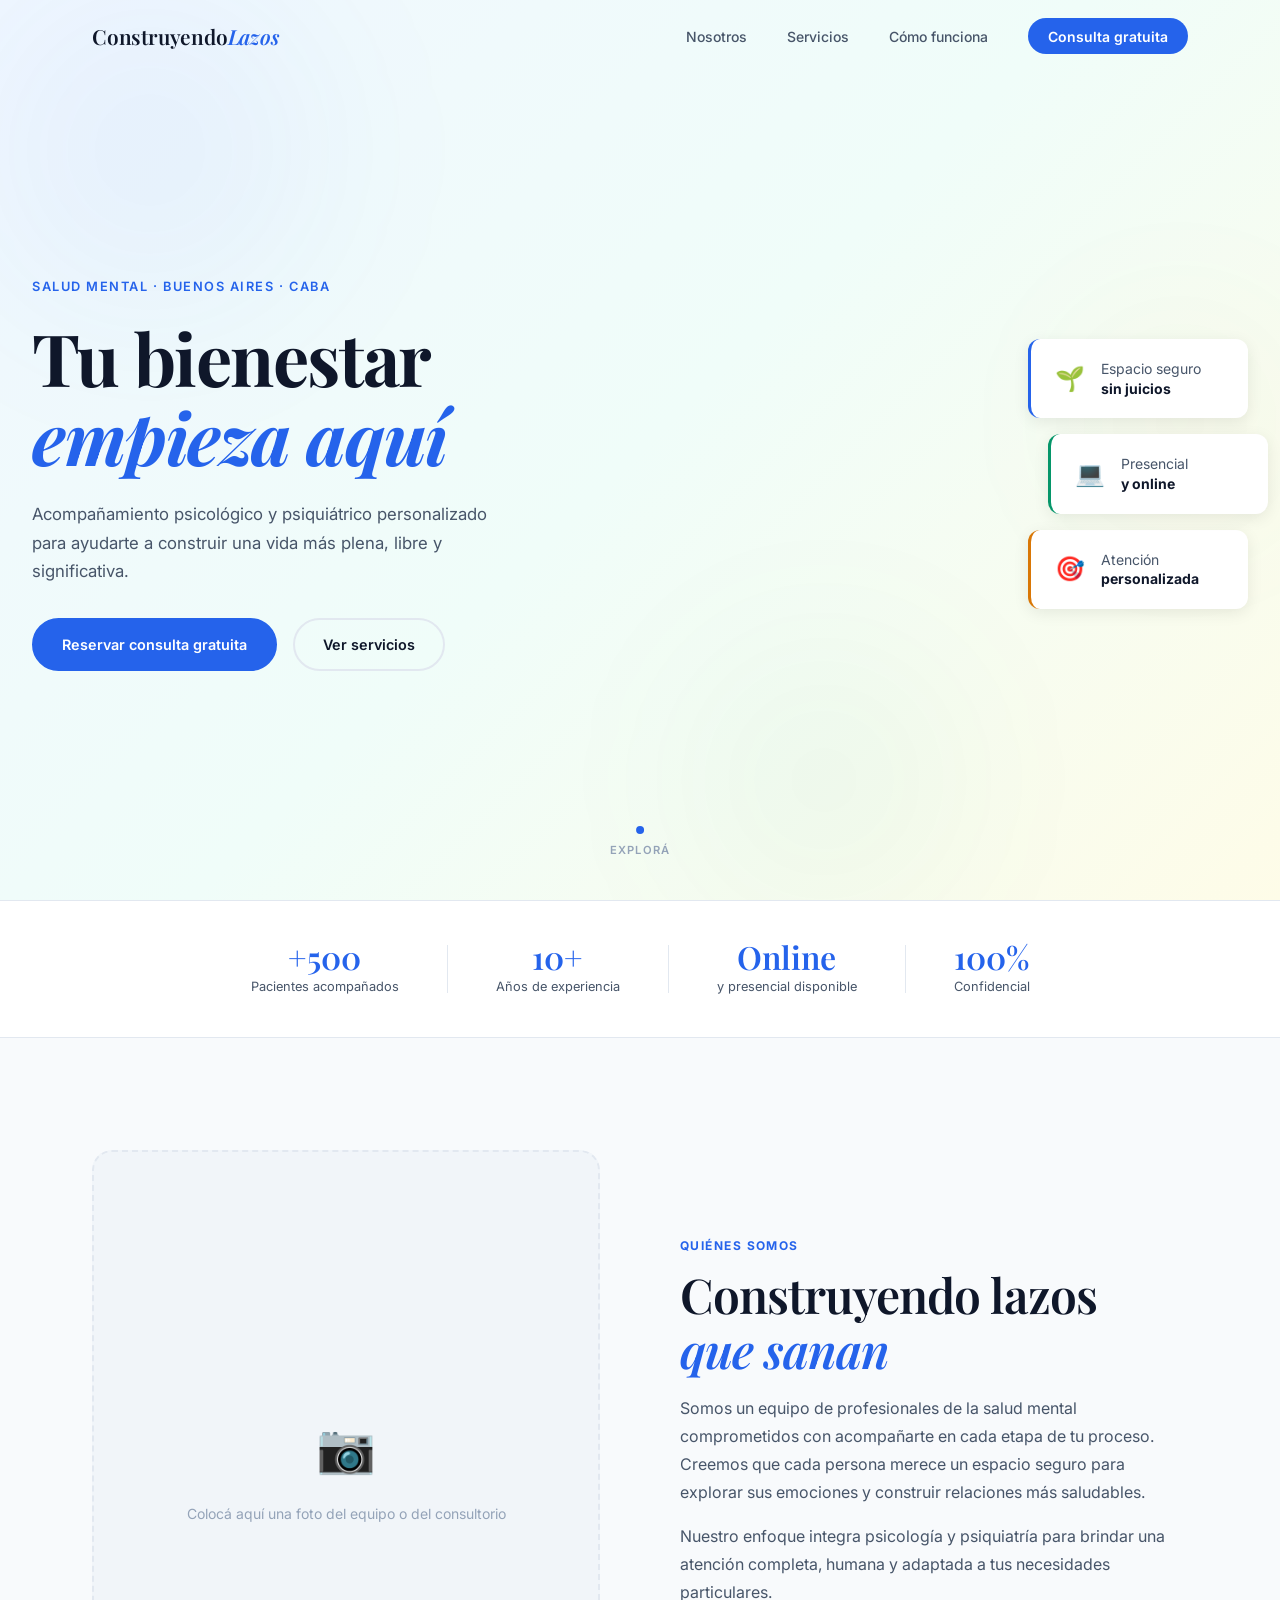
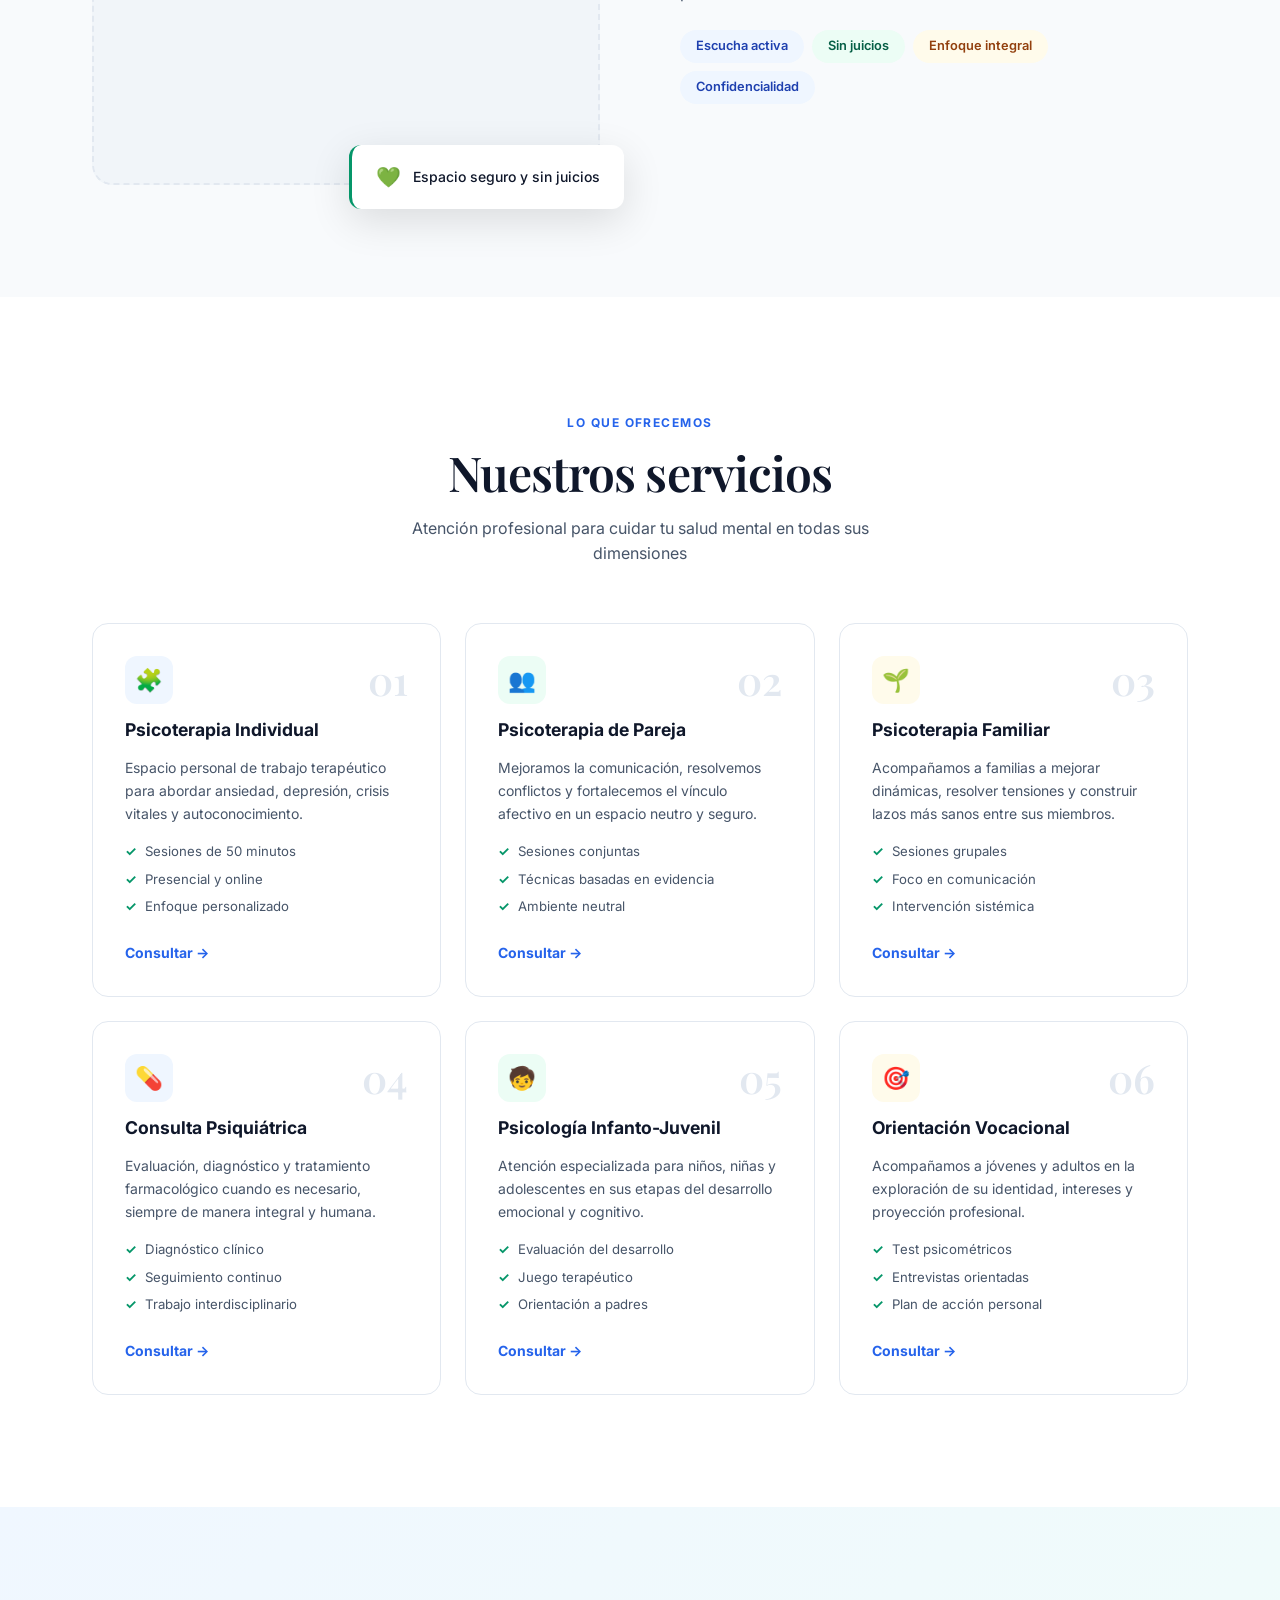
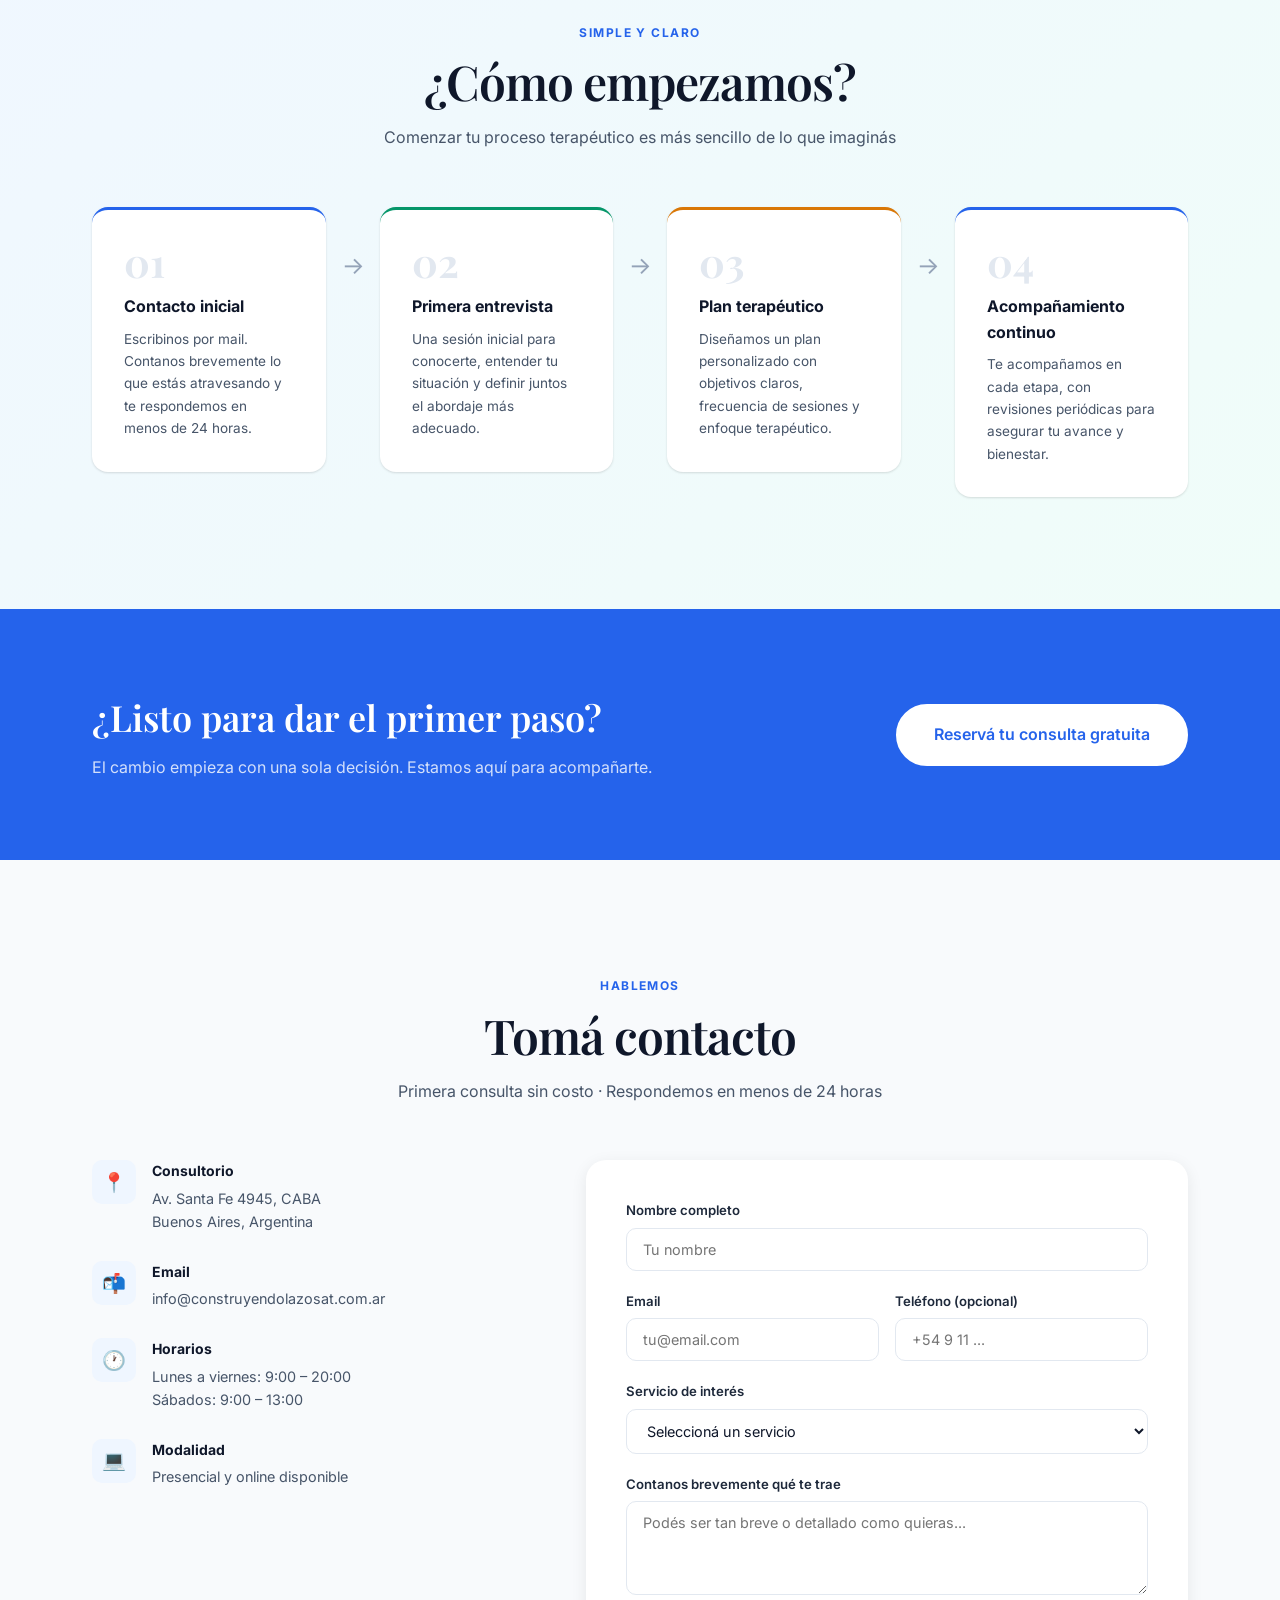
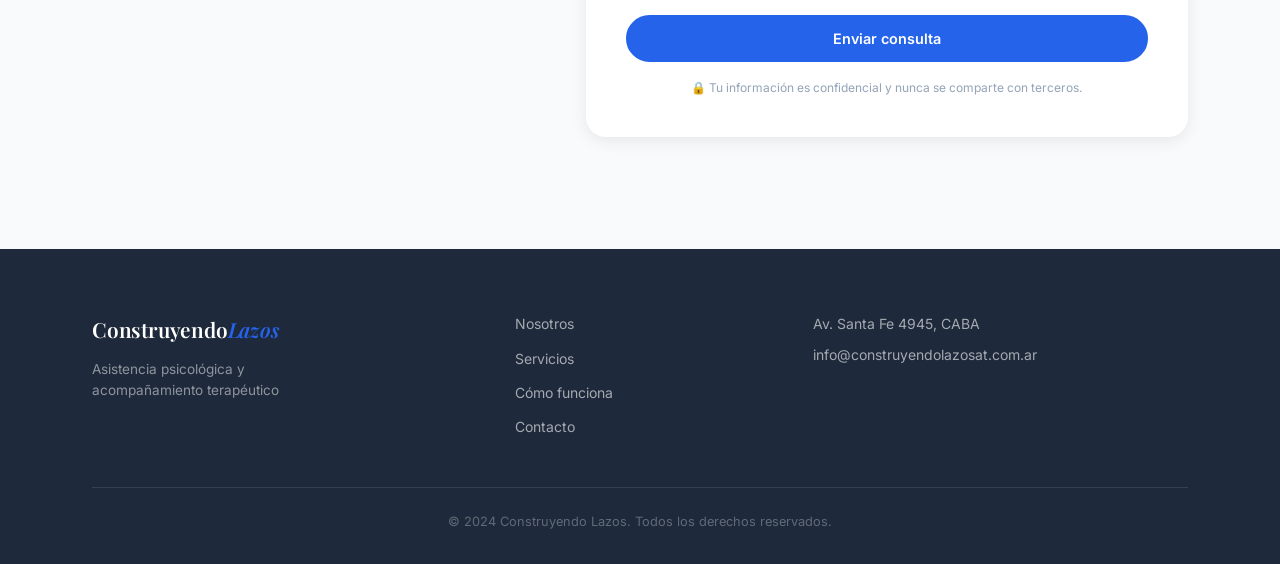
<file: lazos.html>
<!DOCTYPE html>
<html lang="es">
<head>
  <meta charset="UTF-8" />
  <meta name="viewport" content="width=device-width, initial-scale=1.0" />
  <title>Construyendo Lazos | Psicología y Psiquiatría · CABA</title>
  <link rel="preconnect" href="https://fonts.googleapis.com" />
  <link rel="preconnect" href="https://fonts.gstatic.com" crossorigin />
  <link href="https://fonts.googleapis.com/css2?family=Inter:wght@300;400;500;600;700&family=Playfair+Display:ital,wght@0,400;0,600;1,400;1,600&display=swap" rel="stylesheet" />
  <link rel="stylesheet" href="lazos.css" />
</head>
<body>

  <!-- NAV -->
  <nav class="nav" id="nav">
    <div class="nav__inner">
      <a href="#inicio" class="nav__logo">Construyendo<em>Lazos</em></a>
      <ul class="nav__links">
        <li><a href="#nosotros">Nosotros</a></li>
        <li><a href="#servicios">Servicios</a></li>
        <li><a href="#proceso">Cómo funciona</a></li>
        <li><a href="#contacto" class="nav__cta">Consulta gratuita</a></li>
      </ul>
      <button class="nav__burger" id="burger" aria-label="Menú">
        <span></span><span></span><span></span>
      </button>
    </div>
  </nav>

  <!-- MOBILE MENU -->
  <div class="mobile-menu" id="mobileMenu">
    <ul>
      <li><a href="#nosotros" class="mobile-link">Nosotros</a></li>
      <li><a href="#servicios" class="mobile-link">Servicios</a></li>
      <li><a href="#proceso" class="mobile-link">Cómo funciona</a></li>
      <li><a href="#contacto" class="mobile-link">Consulta gratuita</a></li>
    </ul>
  </div>

  <!-- HERO -->
  <section class="hero" id="inicio">
    <div class="hero__shapes">
      <div class="hero__shape hero__shape--1"></div>
      <div class="hero__shape hero__shape--2"></div>
      <div class="hero__shape hero__shape--3"></div>
    </div>
    <div class="hero__content reveal">
      <p class="hero__tag">Salud mental · Buenos Aires · CABA</p>
      <h1 class="hero__title">Tu bienestar<br /><em>empieza aquí</em></h1>
      <p class="hero__sub">Acompañamiento psicológico y psiquiátrico personalizado para ayudarte a construir una vida más plena, libre y significativa.</p>
      <div class="hero__actions">
        <a href="#contacto" class="btn btn--primary">Reservar consulta gratuita</a>
        <a href="#servicios" class="btn btn--ghost">Ver servicios</a>
      </div>
    </div>
    <div class="hero__cards reveal reveal--right">
      <div class="hero__card">
        <span class="hero__card-icon">🌱</span>
        <p>Espacio seguro<br /><strong>sin juicios</strong></p>
      </div>
      <div class="hero__card">
        <span class="hero__card-icon">💻</span>
        <p>Presencial<br /><strong>y online</strong></p>
      </div>
      <div class="hero__card">
        <span class="hero__card-icon">🎯</span>
        <p>Atención<br /><strong>personalizada</strong></p>
      </div>
    </div>
    <a href="#nosotros" class="hero__scroll">
      <div class="hero__scroll-dot"></div>
      <span>Explorá</span>
    </a>
  </section>

  <!-- TRUST BAR -->
  <div class="trust">
    <div class="container">
      <div class="trust__grid">
        <div class="trust__item reveal">
          <span class="trust__num">+500</span>
          <span class="trust__label">Pacientes acompañados</span>
        </div>
        <div class="trust__divider"></div>
        <div class="trust__item reveal">
          <span class="trust__num">10+</span>
          <span class="trust__label">Años de experiencia</span>
        </div>
        <div class="trust__divider"></div>
        <div class="trust__item reveal">
          <span class="trust__num">Online</span>
          <span class="trust__label">y presencial disponible</span>
        </div>
        <div class="trust__divider"></div>
        <div class="trust__item reveal">
          <span class="trust__num">100%</span>
          <span class="trust__label">Confidencial</span>
        </div>
      </div>
    </div>
  </div>

  <!-- NOSOTROS -->
  <section class="about" id="nosotros">
    <div class="container">
      <div class="about__grid">
        <div class="about__visual reveal reveal--left">
          <div class="about__img-wrap">
            <div class="about__img-placeholder">
              <span>📷</span>
              <p>Colocá aquí una foto del equipo o del consultorio</p>
            </div>
          </div>
          <div class="about__badge">
            <span>💚</span>
            <p>Espacio seguro y sin juicios</p>
          </div>
        </div>
        <div class="about__text reveal reveal--right">
          <p class="section-tag">Quiénes somos</p>
          <h2 class="section-title">Construyendo lazos<br /><em>que sanan</em></h2>
          <p class="about__desc">Somos un equipo de profesionales de la salud mental comprometidos con acompañarte en cada etapa de tu proceso. Creemos que cada persona merece un espacio seguro para explorar sus emociones y construir relaciones más saludables.</p>
          <p class="about__desc">Nuestro enfoque integra psicología y psiquiatría para brindar una atención completa, humana y adaptada a tus necesidades particulares.</p>
          <div class="about__pills">
            <span class="pill pill--blue">Escucha activa</span>
            <span class="pill pill--green">Sin juicios</span>
            <span class="pill pill--yellow">Enfoque integral</span>
            <span class="pill pill--blue">Confidencialidad</span>
          </div>
        </div>
      </div>
    </div>
  </section>

  <!-- SERVICIOS -->
  <section class="services" id="servicios">
    <div class="container">
      <div class="section-header reveal">
        <p class="section-tag">Lo que ofrecemos</p>
        <h2 class="section-title">Nuestros servicios</h2>
        <p class="section-sub">Atención profesional para cuidar tu salud mental en todas sus dimensiones</p>
      </div>
      <div class="services__grid">

        <div class="service-card reveal">
          <div class="service-card__top">
            <div class="service-card__icon service-card__icon--blue">🧩</div>
            <span class="service-card__num">01</span>
          </div>
          <h3>Psicoterapia Individual</h3>
          <p>Espacio personal de trabajo terapéutico para abordar ansiedad, depresión, crisis vitales y autoconocimiento.</p>
          <ul>
            <li>Sesiones de 50 minutos</li>
            <li>Presencial y online</li>
            <li>Enfoque personalizado</li>
          </ul>
          <a href="#contacto" class="service-card__link">Consultar →</a>
        </div>

        <div class="service-card reveal">
          <div class="service-card__top">
            <div class="service-card__icon service-card__icon--green">👥</div>
            <span class="service-card__num">02</span>
          </div>
          <h3>Psicoterapia de Pareja</h3>
          <p>Mejoramos la comunicación, resolvemos conflictos y fortalecemos el vínculo afectivo en un espacio neutro y seguro.</p>
          <ul>
            <li>Sesiones conjuntas</li>
            <li>Técnicas basadas en evidencia</li>
            <li>Ambiente neutral</li>
          </ul>
          <a href="#contacto" class="service-card__link">Consultar →</a>
        </div>

        <div class="service-card reveal">
          <div class="service-card__top">
            <div class="service-card__icon service-card__icon--yellow">🌱</div>
            <span class="service-card__num">03</span>
          </div>
          <h3>Psicoterapia Familiar</h3>
          <p>Acompañamos a familias a mejorar dinámicas, resolver tensiones y construir lazos más sanos entre sus miembros.</p>
          <ul>
            <li>Sesiones grupales</li>
            <li>Foco en comunicación</li>
            <li>Intervención sistémica</li>
          </ul>
          <a href="#contacto" class="service-card__link">Consultar →</a>
        </div>

        <div class="service-card reveal">
          <div class="service-card__top">
            <div class="service-card__icon service-card__icon--blue">💊</div>
            <span class="service-card__num">04</span>
          </div>
          <h3>Consulta Psiquiátrica</h3>
          <p>Evaluación, diagnóstico y tratamiento farmacológico cuando es necesario, siempre de manera integral y humana.</p>
          <ul>
            <li>Diagnóstico clínico</li>
            <li>Seguimiento continuo</li>
            <li>Trabajo interdisciplinario</li>
          </ul>
          <a href="#contacto" class="service-card__link">Consultar →</a>
        </div>

        <div class="service-card reveal">
          <div class="service-card__top">
            <div class="service-card__icon service-card__icon--green">🧒</div>
            <span class="service-card__num">05</span>
          </div>
          <h3>Psicología Infanto-Juvenil</h3>
          <p>Atención especializada para niños, niñas y adolescentes en sus etapas del desarrollo emocional y cognitivo.</p>
          <ul>
            <li>Evaluación del desarrollo</li>
            <li>Juego terapéutico</li>
            <li>Orientación a padres</li>
          </ul>
          <a href="#contacto" class="service-card__link">Consultar →</a>
        </div>

        <div class="service-card reveal">
          <div class="service-card__top">
            <div class="service-card__icon service-card__icon--yellow">🎯</div>
            <span class="service-card__num">06</span>
          </div>
          <h3>Orientación Vocacional</h3>
          <p>Acompañamos a jóvenes y adultos en la exploración de su identidad, intereses y proyección profesional.</p>
          <ul>
            <li>Test psicométricos</li>
            <li>Entrevistas orientadas</li>
            <li>Plan de acción personal</li>
          </ul>
          <a href="#contacto" class="service-card__link">Consultar →</a>
        </div>

      </div>
    </div>
  </section>

  <!-- PROCESO -->
  <section class="process" id="proceso">
    <div class="container">
      <div class="section-header reveal">
        <p class="section-tag">Simple y claro</p>
        <h2 class="section-title">¿Cómo empezamos?</h2>
        <p class="section-sub">Comenzar tu proceso terapéutico es más sencillo de lo que imaginás</p>
      </div>
      <div class="process__steps">
        <div class="process__step reveal">
          <div class="process__step-num">01</div>
          <h3>Contacto inicial</h3>
          <p>Escribinos por mail. Contanos brevemente lo que estás atravesando y te respondemos en menos de 24 horas.</p>
        </div>
        <div class="process__arrow reveal">→</div>
        <div class="process__step reveal">
          <div class="process__step-num">02</div>
          <h3>Primera entrevista</h3>
          <p>Una sesión inicial para conocerte, entender tu situación y definir juntos el abordaje más adecuado.</p>
        </div>
        <div class="process__arrow reveal">→</div>
        <div class="process__step reveal">
          <div class="process__step-num">03</div>
          <h3>Plan terapéutico</h3>
          <p>Diseñamos un plan personalizado con objetivos claros, frecuencia de sesiones y enfoque terapéutico.</p>
        </div>
        <div class="process__arrow reveal">→</div>
        <div class="process__step reveal">
          <div class="process__step-num">04</div>
          <h3>Acompañamiento continuo</h3>
          <p>Te acompañamos en cada etapa, con revisiones periódicas para asegurar tu avance y bienestar.</p>
        </div>
      </div>
    </div>
  </section>

  <!-- CTA BAND -->
  <section class="cta-band">
    <div class="container">
      <div class="cta-band__inner reveal">
        <div>
          <h2>¿Listo para dar el primer paso?</h2>
          <p>El cambio empieza con una sola decisión. Estamos aquí para acompañarte.</p>
        </div>
        <a href="#contacto" class="btn btn--primary btn--large">Reservá tu consulta gratuita</a>
      </div>
    </div>
  </section>

  <!-- CONTACTO -->
  <section class="contact" id="contacto">
    <div class="container">
      <div class="section-header reveal">
        <p class="section-tag">Hablemos</p>
        <h2 class="section-title">Tomá contacto</h2>
        <p class="section-sub">Primera consulta sin costo · Respondemos en menos de 24 horas</p>
      </div>
      <div class="contact__grid">
        <div class="contact__info reveal reveal--left">
          <div class="contact__item">
            <div class="contact__item-icon">📍</div>
            <div>
              <strong>Consultorio</strong>
              <p>Av. Santa Fe 4945, CABA<br />Buenos Aires, Argentina</p>
            </div>
          </div>
          <div class="contact__item">
            <div class="contact__item-icon">📬</div>
            <div>
              <strong>Email</strong>
              <p><a href="mailto:info@construyendolazosat.com.ar">info@construyendolazosat.com.ar</a></p>
            </div>
          </div>
          <div class="contact__item">
            <div class="contact__item-icon">🕐</div>
            <div>
              <strong>Horarios</strong>
              <p>Lunes a viernes: 9:00 – 20:00<br />Sábados: 9:00 – 13:00</p>
            </div>
          </div>
          <div class="contact__item">
            <div class="contact__item-icon">💻</div>
            <div>
              <strong>Modalidad</strong>
              <p>Presencial y online disponible</p>
            </div>
          </div>
        </div>
        <form class="contact__form reveal reveal--right" id="contactForm">
          <div class="form-group">
            <label for="nombre">Nombre completo</label>
            <input type="text" id="nombre" placeholder="Tu nombre" required />
          </div>
          <div class="form-row">
            <div class="form-group">
              <label for="email">Email</label>
              <input type="email" id="email" placeholder="tu@email.com" required />
            </div>
            <div class="form-group">
              <label for="tel">Teléfono (opcional)</label>
              <input type="tel" id="tel" placeholder="+54 9 11 ..." />
            </div>
          </div>
          <div class="form-group">
            <label for="servicio">Servicio de interés</label>
            <select id="servicio">
              <option value="">Seleccioná un servicio</option>
              <option>Psicoterapia Individual</option>
              <option>Psicoterapia de Pareja</option>
              <option>Psicoterapia Familiar</option>
              <option>Consulta Psiquiátrica</option>
              <option>Psicología Infanto-Juvenil</option>
              <option>Orientación Vocacional</option>
            </select>
          </div>
          <div class="form-group">
            <label for="mensaje">Contanos brevemente qué te trae</label>
            <textarea id="mensaje" rows="4" placeholder="Podés ser tan breve o detallado como quieras..."></textarea>
          </div>
          <button type="submit" class="btn btn--primary btn--full">Enviar consulta</button>
          <p class="form__note">🔒 Tu información es confidencial y nunca se comparte con terceros.</p>
        </form>
      </div>
    </div>
  </section>

  <!-- FOOTER -->
  <footer class="footer">
    <div class="container">
      <div class="footer__inner">
        <div class="footer__brand">
          <a href="#inicio" class="nav__logo">Construyendo<em>Lazos</em></a>
          <p>Asistencia psicológica y<br />acompañamiento terapéutico</p>
        </div>
        <nav class="footer__nav">
          <a href="#nosotros">Nosotros</a>
          <a href="#servicios">Servicios</a>
          <a href="#proceso">Cómo funciona</a>
          <a href="#contacto">Contacto</a>
        </nav>
        <div class="footer__contact">
          <p>Av. Santa Fe 4945, CABA</p>
          <a href="mailto:info@construyendolazosat.com.ar">info@construyendolazosat.com.ar</a>
        </div>
      </div>
      <div class="footer__bottom">
        <p>© 2024 Construyendo Lazos. Todos los derechos reservados.</p>
      </div>
    </div>
  </footer>

  <script src="lazos.js"></script>
</body>
</html>
</file>
<file: lazos.css>
/* ================================
   CONSTRUYENDO LAZOS — STYLES
   Minimalista · Azul · Verde · Amarillo
================================ */

:root {
  --blue:        #2563EB;
  --blue-dark:   #1E40AF;
  --blue-light:  #EFF6FF;
  --green:       #059669;
  --green-dark:  #065F46;
  --green-light: #ECFDF5;
  --yellow:      #D97706;
  --yellow-dark: #92400E;
  --yellow-light:#FFFBEB;
  --white:       #FFFFFF;
  --off-white:   #F8FAFC;
  --gray-100:    #F1F5F9;
  --gray-200:    #E2E8F0;
  --gray-400:    #94A3B8;
  --gray-600:    #475569;
  --gray-800:    #1E293B;
  --text:        #0F172A;
  --font-display: 'Playfair Display', serif;
  --font-body:    'Inter', sans-serif;
  --radius:       12px;
  --shadow-sm:    0 1px 3px rgba(0,0,0,.08), 0 1px 2px rgba(0,0,0,.06);
  --shadow-md:    0 4px 16px rgba(0,0,0,.08);
  --shadow-lg:    0 12px 40px rgba(0,0,0,.12);
}

*, *::before, *::after { box-sizing: border-box; margin: 0; padding: 0; }
html { scroll-behavior: smooth; font-size: 16px; }
body {
  background: var(--white);
  color: var(--text);
  font-family: var(--font-body);
  overflow-x: hidden;
  line-height: 1.6;
}
img { display: block; max-width: 100%; }
a { text-decoration: none; color: inherit; }
ul { list-style: none; }

.container {
  max-width: 1160px;
  margin: 0 auto;
  padding: 0 2rem;
}

/* ─── NAV ─── */
.nav {
  position: fixed;
  top: 0; left: 0; right: 0;
  z-index: 900;
  padding: 1.25rem 0;
  transition: background 0.4s, box-shadow 0.4s, padding 0.4s;
}
.nav.scrolled {
  background: rgba(255,255,255,0.95);
  backdrop-filter: blur(12px);
  box-shadow: var(--shadow-sm);
  padding: 0.85rem 0;
}
.nav__inner {
  max-width: 1160px;
  margin: 0 auto;
  padding: 0 2rem;
  display: flex;
  align-items: center;
  justify-content: space-between;
}
.nav__logo {
  font-family: var(--font-display);
  font-size: 1.3rem;
  font-weight: 600;
  color: var(--text);
  letter-spacing: -0.01em;
}
.nav__logo em {
  font-style: italic;
  color: var(--blue);
}
.nav__links {
  display: flex;
  align-items: center;
  gap: 2.5rem;
}
.nav__links a {
  font-size: 0.875rem;
  font-weight: 500;
  color: var(--gray-600);
  transition: color 0.2s;
}
.nav__links a:hover { color: var(--blue); }
.nav__cta {
  background: var(--blue) !important;
  color: var(--white) !important;
  padding: 0.6rem 1.25rem;
  border-radius: 100px;
  font-weight: 600 !important;
  transition: background 0.2s, transform 0.2s !important;
}
.nav__cta:hover {
  background: var(--blue-dark) !important;
  transform: translateY(-1px);
}
.nav__burger {
  display: none;
  flex-direction: column;
  gap: 5px;
  background: none;
  border: none;
  cursor: pointer;
  padding: 4px;
}
.nav__burger span {
  display: block;
  width: 24px;
  height: 2px;
  background: var(--text);
  border-radius: 2px;
  transition: transform 0.3s, opacity 0.3s;
}
.nav__burger.open span:nth-child(1) { transform: translateY(7px) rotate(45deg); }
.nav__burger.open span:nth-child(2) { opacity: 0; }
.nav__burger.open span:nth-child(3) { transform: translateY(-7px) rotate(-45deg); }

/* MOBILE MENU */
.mobile-menu {
  display: none;
  position: fixed;
  top: 0; left: 0; right: 0; bottom: 0;
  background: var(--white);
  z-index: 800;
  flex-direction: column;
  justify-content: center;
  align-items: center;
  gap: 2rem;
  opacity: 0;
  pointer-events: none;
  transition: opacity 0.3s;
}
.mobile-menu.open {
  display: flex;
  opacity: 1;
  pointer-events: all;
}
.mobile-menu ul { list-style: none; text-align: center; }
.mobile-menu li + li { margin-top: 1.5rem; }
.mobile-menu a {
  font-family: var(--font-display);
  font-size: 2rem;
  font-weight: 600;
  color: var(--text);
  transition: color 0.2s;
}
.mobile-menu a:hover { color: var(--blue); }

/* ─── HERO ─── */
.hero {
  min-height: 100vh;
  display: flex;
  align-items: center;
  padding: 8rem 2rem 5rem;
  position: relative;
  overflow: hidden;
  background: linear-gradient(135deg, #F0F7FF 0%, #F0FDF9 50%, #FEFCE8 100%);
}
.hero__shapes {
  position: absolute;
  inset: 0;
  pointer-events: none;
  overflow: hidden;
}
.hero__shape {
  position: absolute;
  border-radius: 50%;
  filter: blur(80px);
  opacity: 0.5;
}
.hero__shape--1 {
  width: 500px; height: 500px;
  background: radial-gradient(circle, rgba(37,99,235,0.15), transparent 70%);
  top: -100px; left: -100px;
  animation: float1 8s ease-in-out infinite;
}
.hero__shape--2 {
  width: 400px; height: 400px;
  background: radial-gradient(circle, rgba(5,150,105,0.12), transparent 70%);
  bottom: -80px; right: 20%;
  animation: float2 10s ease-in-out infinite;
}
.hero__shape--3 {
  width: 300px; height: 300px;
  background: radial-gradient(circle, rgba(217,119,6,0.12), transparent 70%);
  top: 30%; right: -50px;
  animation: float1 12s ease-in-out infinite reverse;
}
@keyframes float1 {
  0%,100% { transform: translate(0,0); }
  50%      { transform: translate(20px, -30px); }
}
@keyframes float2 {
  0%,100% { transform: translate(0,0); }
  50%      { transform: translate(-20px, 20px); }
}

.hero__content {
  max-width: 560px;
  position: relative;
  z-index: 2;
}
.hero__tag {
  font-size: 0.8rem;
  font-weight: 600;
  letter-spacing: 0.12em;
  text-transform: uppercase;
  color: var(--blue);
  margin-bottom: 1.25rem;
}
.hero__title {
  font-family: var(--font-display);
  font-size: clamp(2.8rem, 6vw, 4.5rem);
  line-height: 1.1;
  letter-spacing: -0.02em;
  color: var(--text);
  margin-bottom: 1.5rem;
}
.hero__title em {
  font-style: italic;
  color: var(--blue);
}
.hero__sub {
  font-size: 1.05rem;
  color: var(--gray-600);
  line-height: 1.7;
  margin-bottom: 2rem;
  max-width: 480px;
}
.hero__actions {
  display: flex;
  gap: 1rem;
  flex-wrap: wrap;
}

.hero__cards {
  position: relative;
  z-index: 2;
  display: flex;
  flex-direction: column;
  gap: 1rem;
  margin-left: auto;
  padding-left: 3rem;
}
.hero__card {
  background: var(--white);
  border-radius: var(--radius);
  box-shadow: var(--shadow-md);
  padding: 1.25rem 1.5rem;
  display: flex;
  align-items: center;
  gap: 1rem;
  min-width: 220px;
  border-left: 3px solid transparent;
  transition: transform 0.3s, box-shadow 0.3s;
}
.hero__card:nth-child(1) { border-left-color: var(--blue); }
.hero__card:nth-child(2) { border-left-color: var(--green); transform: translateX(20px); }
.hero__card:nth-child(3) { border-left-color: var(--yellow); }
.hero__card:hover { transform: translateY(-3px) !important; box-shadow: var(--shadow-lg); }
.hero__card-icon { font-size: 1.5rem; }
.hero__card p { font-size: 0.875rem; color: var(--gray-600); line-height: 1.4; }
.hero__card strong { color: var(--text); }

.hero__scroll {
  position: absolute;
  bottom: 2.5rem;
  left: 50%;
  transform: translateX(-50%);
  display: flex;
  flex-direction: column;
  align-items: center;
  gap: 0.5rem;
  font-size: 0.7rem;
  font-weight: 600;
  letter-spacing: 0.1em;
  color: var(--gray-400);
  z-index: 2;
  text-transform: uppercase;
}
.hero__scroll-dot {
  width: 8px; height: 8px;
  background: var(--blue);
  border-radius: 50%;
  animation: bounce 2s ease-in-out infinite;
}
@keyframes bounce {
  0%,100% { transform: translateY(0); }
  50%      { transform: translateY(8px); }
}

/* ─── BUTTONS ─── */
.btn {
  display: inline-flex;
  align-items: center;
  gap: 0.5rem;
  padding: 0.8rem 1.75rem;
  border-radius: 100px;
  font-family: var(--font-body);
  font-size: 0.9rem;
  font-weight: 600;
  cursor: pointer;
  border: 2px solid transparent;
  transition: all 0.2s;
}
.btn--primary {
  background: var(--blue);
  color: var(--white);
  border-color: var(--blue);
}
.btn--primary:hover {
  background: var(--blue-dark);
  border-color: var(--blue-dark);
  transform: translateY(-2px);
  box-shadow: 0 6px 20px rgba(37,99,235,0.3);
}
.btn--ghost {
  background: transparent;
  color: var(--text);
  border-color: var(--gray-200);
}
.btn--ghost:hover {
  border-color: var(--blue);
  color: var(--blue);
  transform: translateY(-2px);
}
.btn--large { padding: 1rem 2.25rem; font-size: 1rem; }
.btn--full   { width: 100%; justify-content: center; }

/* ─── TRUST ─── */
.trust {
  background: var(--white);
  border-top: 1px solid var(--gray-200);
  border-bottom: 1px solid var(--gray-200);
  padding: 2.5rem 0;
}
.trust__grid {
  display: flex;
  align-items: center;
  justify-content: center;
  gap: 0;
  flex-wrap: wrap;
}
.trust__item {
  display: flex;
  flex-direction: column;
  align-items: center;
  gap: 0.25rem;
  padding: 0 3rem;
}
.trust__divider {
  width: 1px;
  height: 48px;
  background: var(--gray-200);
}
.trust__num {
  font-family: var(--font-display);
  font-size: 2rem;
  font-weight: 600;
  color: var(--blue);
  line-height: 1;
}
.trust__label {
  font-size: 0.8rem;
  color: var(--gray-600);
  text-align: center;
}

/* ─── ABOUT ─── */
.about {
  padding: 7rem 0;
  background: var(--off-white);
}
.about__grid {
  display: grid;
  grid-template-columns: 1fr 1fr;
  gap: 5rem;
  align-items: center;
}
.about__visual { position: relative; }
.about__img-wrap {
  border-radius: 20px;
  overflow: hidden;
  aspect-ratio: 4/5;
  background: var(--gray-100);
}
.about__img-placeholder {
  width: 100%; height: 100%;
  display: flex;
  flex-direction: column;
  align-items: center;
  justify-content: center;
  gap: 1rem;
  color: var(--gray-400);
  font-size: 0.875rem;
  text-align: center;
  padding: 2rem;
  border: 2px dashed var(--gray-200);
  border-radius: 20px;
}
.about__img-placeholder span { font-size: 3rem; }
.about__badge {
  position: absolute;
  bottom: -1.5rem;
  right: -1.5rem;
  background: var(--white);
  border-radius: var(--radius);
  box-shadow: var(--shadow-lg);
  padding: 1rem 1.5rem;
  display: flex;
  align-items: center;
  gap: 0.75rem;
  font-size: 0.875rem;
  font-weight: 500;
  border-left: 3px solid var(--green);
}
.about__badge span { font-size: 1.25rem; }
.about__desc {
  font-size: 1rem;
  color: var(--gray-600);
  line-height: 1.75;
  margin-bottom: 1rem;
}
.about__pills {
  display: flex;
  flex-wrap: wrap;
  gap: 0.5rem;
  margin-top: 1.5rem;
}
.pill {
  display: inline-block;
  padding: 0.4rem 1rem;
  border-radius: 100px;
  font-size: 0.8rem;
  font-weight: 600;
}
.pill--blue   { background: var(--blue-light);   color: var(--blue-dark); }
.pill--green  { background: var(--green-light);  color: var(--green-dark); }
.pill--yellow { background: var(--yellow-light); color: var(--yellow-dark); }

/* ─── SECTION COMMON ─── */
.section-tag {
  display: inline-block;
  font-size: 0.75rem;
  font-weight: 700;
  letter-spacing: 0.12em;
  text-transform: uppercase;
  color: var(--blue);
  margin-bottom: 0.75rem;
}
.section-title {
  font-family: var(--font-display);
  font-size: clamp(2rem, 4vw, 3rem);
  font-weight: 600;
  line-height: 1.15;
  letter-spacing: -0.02em;
  color: var(--text);
  margin-bottom: 1rem;
}
.section-title em {
  font-style: italic;
  color: var(--blue);
}
.section-sub {
  font-size: 1rem;
  color: var(--gray-600);
  max-width: 520px;
  margin: 0 auto;
}
.section-header {
  text-align: center;
  margin-bottom: 3.5rem;
}

/* ─── SERVICIOS ─── */
.services {
  padding: 7rem 0;
  background: var(--white);
}
.services__grid {
  display: grid;
  grid-template-columns: repeat(3, 1fr);
  gap: 1.5rem;
}
.service-card {
  background: var(--white);
  border: 1px solid var(--gray-200);
  border-radius: 16px;
  padding: 2rem;
  display: flex;
  flex-direction: column;
  gap: 0.75rem;
  transition: transform 0.3s, box-shadow 0.3s, border-color 0.3s;
  position: relative;
  overflow: hidden;
}
.service-card::before {
  content: '';
  position: absolute;
  inset: 0;
  opacity: 0;
  transition: opacity 0.3s;
  background: linear-gradient(135deg, var(--blue-light) 0%, transparent 60%);
}
.service-card:hover {
  transform: translateY(-6px);
  box-shadow: var(--shadow-lg);
  border-color: var(--blue);
}
.service-card:hover::before { opacity: 1; }
.service-card__top {
  display: flex;
  align-items: center;
  justify-content: space-between;
  position: relative;
}
.service-card__icon {
  width: 48px; height: 48px;
  border-radius: 12px;
  display: flex;
  align-items: center;
  justify-content: center;
  font-size: 1.4rem;
}
.service-card__icon--blue   { background: var(--blue-light); }
.service-card__icon--green  { background: var(--green-light); }
.service-card__icon--yellow { background: var(--yellow-light); }
.service-card__num {
  font-family: var(--font-display);
  font-size: 2.5rem;
  font-weight: 600;
  color: var(--gray-200);
  line-height: 1;
  position: relative;
}
.service-card h3 {
  font-size: 1.1rem;
  font-weight: 700;
  color: var(--text);
  position: relative;
}
.service-card p {
  font-size: 0.875rem;
  color: var(--gray-600);
  line-height: 1.65;
  position: relative;
}
.service-card ul {
  margin-top: 0.25rem;
  display: flex;
  flex-direction: column;
  gap: 0.4rem;
  position: relative;
}
.service-card ul li {
  font-size: 0.825rem;
  color: var(--gray-600);
  padding-left: 1.25rem;
  position: relative;
}
.service-card ul li::before {
  content: '✓';
  position: absolute;
  left: 0;
  color: var(--green);
  font-weight: 700;
}
.service-card__link {
  margin-top: auto;
  padding-top: 0.75rem;
  font-size: 0.875rem;
  font-weight: 700;
  color: var(--blue);
  display: inline-flex;
  align-items: center;
  gap: 0.25rem;
  position: relative;
  transition: gap 0.2s;
}
.service-card:hover .service-card__link { gap: 0.5rem; }

/* ─── PROCESO ─── */
.process {
  padding: 7rem 0;
  background: linear-gradient(135deg, #F0F7FF, #F0FDF9);
}
.process__steps {
  display: grid;
  grid-template-columns: 1fr auto 1fr auto 1fr auto 1fr;
  align-items: start;
  gap: 1rem;
  margin-top: 1rem;
}
.process__step {
  background: var(--white);
  border-radius: 16px;
  padding: 2rem;
  box-shadow: var(--shadow-sm);
  border-top: 3px solid var(--blue);
  transition: transform 0.3s, box-shadow 0.3s;
}
.process__step:hover {
  transform: translateY(-4px);
  box-shadow: var(--shadow-md);
}
.process__step:nth-child(3) { border-top-color: var(--green); }
.process__step:nth-child(5) { border-top-color: var(--yellow); }
.process__step:nth-child(7) { border-top-color: var(--blue); }
.process__step-num {
  font-family: var(--font-display);
  font-size: 2.5rem;
  font-weight: 700;
  color: var(--gray-200);
  line-height: 1;
  margin-bottom: 0.75rem;
}
.process__step h3 {
  font-size: 1rem;
  font-weight: 700;
  color: var(--text);
  margin-bottom: 0.5rem;
}
.process__step p {
  font-size: 0.85rem;
  color: var(--gray-600);
  line-height: 1.65;
}
.process__arrow {
  font-size: 1.5rem;
  color: var(--gray-400);
  display: flex;
  align-items: center;
  padding-top: 2.5rem;
}

/* ─── CTA BAND ─── */
.cta-band {
  background: var(--blue);
  padding: 5rem 0;
}
.cta-band__inner {
  display: flex;
  align-items: center;
  justify-content: space-between;
  gap: 2rem;
  flex-wrap: wrap;
}
.cta-band h2 {
  font-family: var(--font-display);
  font-size: clamp(1.5rem, 3vw, 2.25rem);
  font-weight: 600;
  color: var(--white);
  margin-bottom: 0.5rem;
}
.cta-band p {
  font-size: 1rem;
  color: rgba(255,255,255,0.8);
}
.cta-band .btn--primary {
  background: var(--white);
  color: var(--blue);
  border-color: var(--white);
  white-space: nowrap;
}
.cta-band .btn--primary:hover {
  background: var(--blue-light);
  border-color: var(--blue-light);
  box-shadow: 0 6px 20px rgba(0,0,0,0.2);
}

/* ─── CONTACTO ─── */
.contact {
  padding: 7rem 0;
  background: var(--off-white);
}
.contact__grid {
  display: grid;
  grid-template-columns: 1fr 1.4fr;
  gap: 4rem;
  align-items: start;
}
.contact__info {
  display: flex;
  flex-direction: column;
  gap: 1.75rem;
}
.contact__item {
  display: flex;
  gap: 1rem;
  align-items: flex-start;
}
.contact__item-icon {
  width: 44px; height: 44px;
  background: var(--blue-light);
  border-radius: 10px;
  display: flex;
  align-items: center;
  justify-content: center;
  font-size: 1.2rem;
  flex-shrink: 0;
}
.contact__item strong {
  display: block;
  font-weight: 700;
  font-size: 0.875rem;
  color: var(--text);
  margin-bottom: 0.25rem;
}
.contact__item p, .contact__item a {
  font-size: 0.9rem;
  color: var(--gray-600);
  line-height: 1.6;
}
.contact__item a:hover { color: var(--blue); }

.contact__form {
  background: var(--white);
  border-radius: 20px;
  padding: 2.5rem;
  box-shadow: var(--shadow-md);
  display: flex;
  flex-direction: column;
  gap: 1.25rem;
}
.form-group {
  display: flex;
  flex-direction: column;
  gap: 0.4rem;
}
.form-row {
  display: grid;
  grid-template-columns: 1fr 1fr;
  gap: 1rem;
}
label {
  font-size: 0.825rem;
  font-weight: 600;
  color: var(--gray-800);
}
input, select, textarea {
  width: 100%;
  padding: 0.75rem 1rem;
  border: 1.5px solid var(--gray-200);
  border-radius: 10px;
  font-family: var(--font-body);
  font-size: 0.9rem;
  color: var(--text);
  background: var(--white);
  transition: border-color 0.2s, box-shadow 0.2s;
  outline: none;
}
input:focus, select:focus, textarea:focus {
  border-color: var(--blue);
  box-shadow: 0 0 0 3px rgba(37,99,235,0.1);
}
textarea { resize: vertical; }
.form__note {
  font-size: 0.75rem;
  color: var(--gray-400);
  text-align: center;
  margin-top: -0.25rem;
}

/* ─── FOOTER ─── */
.footer {
  background: var(--gray-800);
  padding: 4rem 0 2rem;
}
.footer__inner {
  display: grid;
  grid-template-columns: 1.5fr 1fr 1.5fr;
  gap: 3rem;
  padding-bottom: 3rem;
  border-bottom: 1px solid rgba(255,255,255,0.1);
}
.footer__brand .nav__logo { color: var(--white); }
.footer__brand p {
  margin-top: 0.75rem;
  font-size: 0.85rem;
  color: rgba(255,255,255,0.5);
  line-height: 1.6;
}
.footer__nav {
  display: flex;
  flex-direction: column;
  gap: 0.75rem;
}
.footer__nav a {
  font-size: 0.875rem;
  color: rgba(255,255,255,0.6);
  transition: color 0.2s;
}
.footer__nav a:hover { color: var(--white); }
.footer__contact {
  display: flex;
  flex-direction: column;
  gap: 0.5rem;
}
.footer__contact p, .footer__contact a {
  font-size: 0.875rem;
  color: rgba(255,255,255,0.6);
}
.footer__contact a:hover { color: var(--white); }
.footer__bottom {
  padding-top: 1.5rem;
  text-align: center;
}
.footer__bottom p {
  font-size: 0.8rem;
  color: rgba(255,255,255,0.3);
}

/* ─── SCROLL REVEAL ─── */
.reveal {
  opacity: 0;
  transform: translateY(40px);
  transition: opacity 0.7s cubic-bezier(0.16,1,0.3,1), transform 0.7s cubic-bezier(0.16,1,0.3,1);
}
.reveal--left  { transform: translateX(-50px); }
.reveal--right { transform: translateX(50px); }
.reveal.in-view {
  opacity: 1;
  transform: translate(0,0);
}
.reveal:nth-child(2) { transition-delay: 0.08s; }
.reveal:nth-child(3) { transition-delay: 0.16s; }
.reveal:nth-child(4) { transition-delay: 0.24s; }
.reveal:nth-child(5) { transition-delay: 0.32s; }

/* ─── RESPONSIVE ─── */
@media (max-width: 1024px) {
  .services__grid { grid-template-columns: repeat(2, 1fr); }
  .process__steps { grid-template-columns: 1fr; }
  .process__arrow { display: none; }
  .about__grid { grid-template-columns: 1fr; gap: 3rem; }
  .about__visual { max-width: 400px; margin: 0 auto; }
  .about__badge { right: 0; }
}
@media (max-width: 768px) {
  .nav__links { display: none; }
  .nav__burger { display: flex; }
  .hero {
    flex-direction: column;
    align-items: flex-start;
    gap: 2.5rem;
    padding-top: 7rem;
  }
  .hero__cards {
    padding-left: 0;
    flex-direction: row;
    flex-wrap: wrap;
    width: 100%;
  }
  .hero__card { flex: 1; min-width: 140px; }
  .hero__card:nth-child(2) { transform: none; }
  .services__grid { grid-template-columns: 1fr; }
  .contact__grid { grid-template-columns: 1fr; }
  .footer__inner { grid-template-columns: 1fr; gap: 2rem; }
  .trust__item { padding: 1rem; }
  .trust__divider { display: none; }
  .trust__grid { gap: 1rem; }
  .cta-band__inner { flex-direction: column; text-align: center; }
  .form-row { grid-template-columns: 1fr; }
}
@media (max-width: 480px) {
  .hero__title { font-size: 2.5rem; }
  .hero__actions { flex-direction: column; }
  .hero__actions .btn { text-align: center; justify-content: center; }
}
</file>
